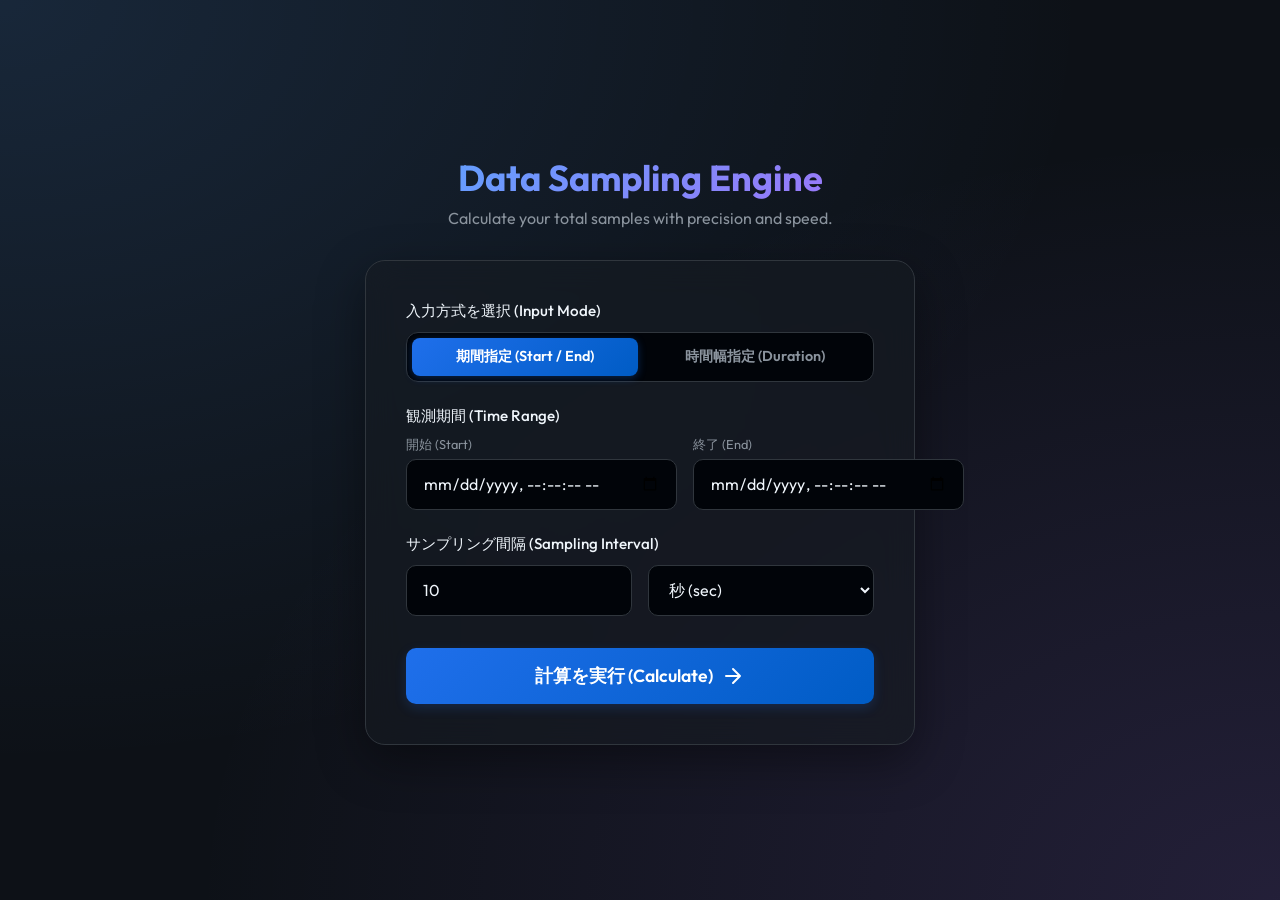
<file: SampCount.html>
<!DOCTYPE html>
<html lang="ja">
<head>
    <meta charset="UTF-8">
    <meta name="viewport" content="width=device-width, initial-scale=1.0, maximum-scale=1.0, user-scalable=no, viewport-fit=cover">
    <title>Data Sampling Engine</title>
    
    <!-- PWA / iOS Optimization Tags -->
    <link rel="manifest" href="./manifest.json">
    <meta name="apple-mobile-web-app-capable" content="yes">
    <meta name="apple-mobile-web-app-status-bar-style" content="black-translucent">
    <meta name="apple-mobile-web-app-title" content="SampCount">
    <!-- <link rel="apple-touch-icon" href="./icon-192.png"> -->
    <meta name="theme-color" content="#6366f1">
    <link rel="preconnect" href="https://fonts.googleapis.com">
    <link rel="preconnect" href="https://fonts.gstatic.com" crossorigin>
    <link href="https://fonts.googleapis.com/css2?family=Outfit:wght@300;400;500;600;700&display=swap" rel="stylesheet">
    <link rel="stylesheet" href="style.css">
</head>
<body>
    <div class="app-container">
        <header>
            <h1>Data Sampling Engine</h1>
            <p>Calculate your total samples with precision and speed.</p>
        </header>
        
        <main class="card">
            <form id="sampling-form">
                <div class="form-group mode-selector">
                    <label>入力方式を選択 (Input Mode)</label>
                    <div class="radio-group">
                        <label class="radio-label">
                            <input type="radio" name="input_mode" value="time_range" checked>
                            <span>期間指定 (Start / End)</span>
                        </label>
                        <label class="radio-label">
                            <input type="radio" name="input_mode" value="duration">
                            <span>時間幅指定 (Duration)</span>
                        </label>
                    </div>
                </div>

                <div class="form-group time-range-group active" id="group-time-range">
                    <label>観測期間 (Time Range)</label>
                    <div class="input-row">
                        <div class="input-wrapper">
                            <span class="input-label">開始 (Start)</span>
                            <input type="datetime-local" id="t-start" name="t_start" step="1">
                        </div>
                        <div class="input-wrapper">
                            <span class="input-label">終了 (End)</span>
                            <input type="datetime-local" id="t-end" name="t_end" step="1">
                        </div>
                    </div>
                </div>

                <div class="form-group duration-group" id="group-duration" style="display: none;">
                    <label for="delta-t">時間幅 (Duration)</label>
                    <input type="text" id="delta-t" name="delta_t" placeholder="例: 1:00 (1時間) または 1:30:00">
                </div>

                <div class="form-group sampling-rate-group">
                    <label>サンプリング間隔 (Sampling Interval)</label>
                    <div class="input-row">
                        <input type="number" id="f-s-value" name="f_s_value" placeholder="例: 10" required min="0.001" step="0.001" value="10">
                        <select id="f-s-unit" name="f_s_unit">
                            <option value="sec">秒 (sec)</option>
                            <option value="min">分 (min)</option>
                        </select>
                    </div>
                </div>

                <button type="submit" class="submit-btn" id="calculate-btn">
                    <span>計算を実行 (Calculate)</span>
                    <svg width="24" height="24" viewBox="0 0 24 24" fill="none" xmlns="http://www.w3.org/2000/svg">
                        <path d="M5 12H19M19 12L12 5M19 12L12 19" stroke="currentColor" stroke-width="2" stroke-linecap="round" stroke-linejoin="round"/>
                    </svg>
                </button>
            </form>

            <div class="result-container" id="result-container">
                <div class="result-box">
                    <h3>サンプリング合計数 (Total Samples)</h3>
                    <div class="result-value">
                        <span id="n-result">--</span>
                        <span class="unit">points</span>
                    </div>
                    <div id="error-message" class="error-msg"></div>
                    <div id="warning-message" class="warning-msg"></div>
                </div>
            </div>
        </main>
    </div>
    <script src="script.js"></script>
    <script>
        // PWA Service Worker Registration
        if ('serviceWorker' in navigator) {
            window.addEventListener('load', () => {
                navigator.serviceWorker.register('./sw.js')
                .then(reg => console.log('ServiceWorker registered:', reg.scope))
                .catch(err => console.log('ServiceWorker registration failed:', err));
            });
        }
    </script>
</body>
</html>
</file>
<file: style.css>
:root {
    --bg-color: #0d1117;
    --card-bg: rgba(22, 27, 34, 0.6);
    --text-main: #f0f6fc;
    --text-muted: #8b949e;
    --accent-color: #58a6ff;
    --accent-hover: #3182ce;
    --border-color: #30363d;
    --error-color: #ff7b72;
    --warning-color: #d29922;
    --input-bg: #010409;
}

* {
    box-sizing: border-box;
    margin: 0;
    padding: 0;
}

body {
    font-family: 'Outfit', sans-serif;
    background-color: var(--bg-color);
    background-image: 
        radial-gradient(ellipse at top left, rgba(88, 166, 255, 0.15) 0%, transparent 60%),
        radial-gradient(ellipse at bottom right, rgba(163, 113, 247, 0.15) 0%, transparent 60%);
    color: var(--text-main);
    display: flex;
    justify-content: center;
    align-items: center;
    min-height: 100vh;
    padding: 2rem;
}

.app-container {
    width: 100%;
    max-width: 550px;
    display: flex;
    flex-direction: column;
    gap: 2rem;
}

header {
    text-align: center;
}

header h1 {
    font-size: 2.25rem;
    font-weight: 700;
    margin-bottom: 0.5rem;
    background: linear-gradient(135deg, #58a6ff 0%, #a371f7 100%);
    -webkit-background-clip: text;
    background-clip: text;
    -webkit-text-fill-color: transparent;
}

header p {
    color: var(--text-muted);
    font-size: 1rem;
}

.card {
    background: var(--card-bg);
    backdrop-filter: blur(16px);
    -webkit-backdrop-filter: blur(16px);
    border: 1px solid var(--border-color);
    border-radius: 20px;
    padding: 2.5rem;
    box-shadow: 0 16px 48px rgba(0, 0, 0, 0.4);
}

.form-group {
    margin-bottom: 1.5rem;
}

.form-group label {
    display: block;
    font-size: 0.95rem;
    font-weight: 500;
    margin-bottom: 0.6rem;
    color: var(--text-main);
}

.input-row {
    display: flex;
    gap: 1rem;
}

.input-wrapper {
    flex: 1;
    display: flex;
    flex-direction: column;
    gap: 0.3rem;
}

.input-label {
    font-size: 0.8rem;
    color: var(--text-muted);
}

input[type="text"],
input[type="datetime-local"],
input[type="number"],
select {
    width: 100%;
    background-color: var(--input-bg);
    border: 1px solid var(--border-color);
    color: var(--text-main);
    padding: 0.85rem 1rem;
    border-radius: 10px;
    font-family: inherit;
    font-size: 1rem;
    transition: all 0.3s cubic-bezier(0.4, 0, 0.2, 1);
    outline: none;
}

input:focus, select:focus {
    border-color: var(--accent-color);
    box-shadow: 0 0 0 3px rgba(88, 166, 255, 0.25);
    background-color: #0d1117;
}

.hint {
    display: block;
    font-size: 0.8rem;
    color: var(--text-muted);
    margin-top: 0.5rem;
}

/* Radio Tab Styles */
.radio-group {
    display: flex;
    background-color: var(--input-bg);
    border: 1px solid var(--border-color);
    border-radius: 12px;
    padding: 0.3rem;
    gap: 0.3rem;
}

.radio-label {
    flex: 1;
    position: relative;
    cursor: pointer;
    text-align: center;
    margin-bottom: 0 !important;
}

.radio-label input[type="radio"] {
    position: absolute;
    opacity: 0;
    width: 0;
    height: 0;
}

.radio-label span {
    display: block;
    padding: 0.6rem 1rem;
    border-radius: 8px;
    font-size: 0.9rem;
    font-weight: 600;
    color: var(--text-muted);
    transition: all 0.2s ease;
}

.radio-label input[type="radio"]:checked + span {
    background: linear-gradient(135deg, #1f6feb 0%, #005cc5 100%);
    color: #ffffff;
    box-shadow: 0 2px 8px rgba(31, 111, 235, 0.3);
}

/* Animations for form transitions */
@keyframes fadeIn {
    from { opacity: 0; transform: translateY(-5px); }
    to { opacity: 1; transform: translateY(0); }
}

.time-range-group.active, .duration-group.active {
    animation: fadeIn 0.3s ease;
}

.submit-btn {
    width: 100%;
    background: linear-gradient(135deg, #1f6feb 0%, #005cc5 100%);
    color: white;
    border: none;
    padding: 1rem;
    border-radius: 10px;
    font-size: 1.1rem;
    font-weight: 600;
    font-family: inherit;
    cursor: pointer;
    display: flex;
    justify-content: center;
    align-items: center;
    gap: 0.5rem;
    transition: all 0.2s ease;
    margin-top: 2rem;
    box-shadow: 0 4px 12px rgba(31, 111, 235, 0.2);
}

.submit-btn:hover {
    transform: translateY(-2px);
    box-shadow: 0 6px 16px rgba(31, 111, 235, 0.4);
    background: linear-gradient(135deg, #388bfd 0%, #1f6feb 100%);
}

.submit-btn:active {
    transform: translateY(0);
    box-shadow: 0 2px 8px rgba(31, 111, 235, 0.2);
}

.result-container {
    margin-top: 2.5rem;
    opacity: 0;
    transform: translateY(15px);
    transition: all 0.5s cubic-bezier(0.175, 0.885, 0.32, 1.275);
    display: none;
}

.result-container.show {
    opacity: 1;
    transform: translateY(0);
    display: block;
}

.result-box {
    background-color: var(--input-bg);
    border: 1px solid var(--border-color);
    border-radius: 14px;
    padding: 2rem;
    text-align: center;
    position: relative;
    overflow: hidden;
}

.result-box::before {
    content: '';
    position: absolute;
    top: 0;
    left: 0;
    width: 100%;
    height: 4px;
    background: linear-gradient(90deg, #58a6ff, #a371f7);
}

.result-box h3 {
    font-size: 1.1rem;
    color: var(--text-muted);
    margin-bottom: 0.8rem;
    font-weight: 500;
}

.result-value {
    font-size: 3.5rem;
    font-weight: 700;
    color: var(--text-main);
    display: flex;
    justify-content: center;
    align-items: baseline;
    gap: 0.5rem;
    letter-spacing: -1px;
}

.result-value .unit {
    font-size: 1.25rem;
    color: var(--text-muted);
    font-weight: 500;
    letter-spacing: normal;
}

.error-msg, .warning-msg {
    margin-top: 1.2rem;
    font-size: 0.95rem;
    padding: 0.8rem;
    border-radius: 8px;
    display: none;
    font-weight: 500;
}

.error-msg.show {
    display: block;
    background-color: rgba(255, 123, 114, 0.1);
    color: var(--error-color);
    border: 1px solid rgba(255, 123, 114, 0.2);
}

.warning-msg.show {
    display: block;
    background-color: rgba(210, 153, 34, 0.1);
    color: var(--warning-color);
    border: 1px solid rgba(210, 153, 34, 0.2);
}

/* Animations */
@keyframes pulse {
    0% { transform: scale(1); }
    50% { transform: scale(1.1); }
    100% { transform: scale(1); }
}

.calculating .submit-btn svg {
    animation: pulse 1s infinite;
}
</file>
